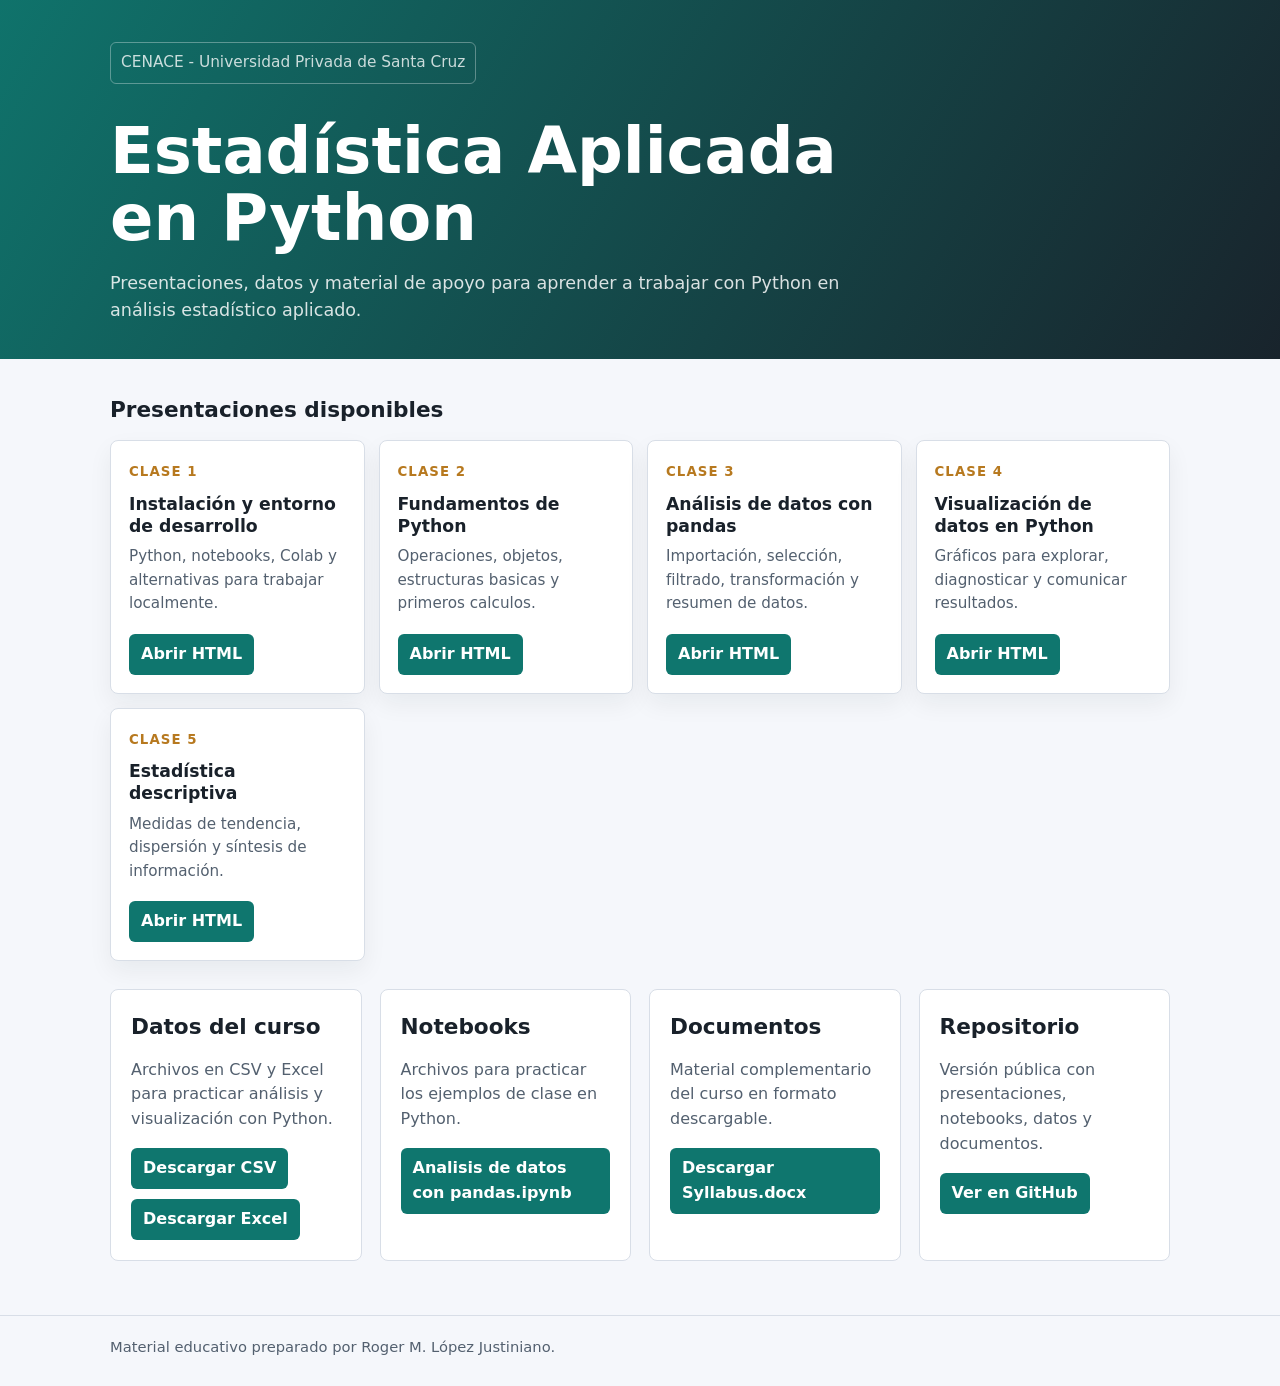
<file: index.html>
<!doctype html>
<html lang="es">
  <head>
    <meta charset="utf-8">
    <meta name="viewport" content="width=device-width, initial-scale=1">
    <title>Estadística Aplicada en Python</title>
    <style>
      :root {
        color-scheme: light;
        --ink: #19212a;
        --muted: #53606f;
        --line: #d8dee7;
        --paper: #ffffff;
        --soft: #f5f7fb;
        --accent: #0f766e;
        --accent-dark: #134e4a;
        --gold: #b7791f;
      }

      * {
        box-sizing: border-box;
      }

      body {
        margin: 0;
        font-family:
          Inter, ui-sans-serif, system-ui, -apple-system, BlinkMacSystemFont,
          "Segoe UI", sans-serif;
        color: var(--ink);
        background: var(--soft);
        line-height: 1.55;
      }

      a {
        color: var(--accent-dark);
        text-decoration-thickness: 0.08em;
        text-underline-offset: 0.18em;
      }

      header {
        background:
          linear-gradient(120deg, rgba(15, 118, 110, 0.92), rgba(25, 33, 42, 0.94)),
          var(--accent-dark);
        color: white;
        padding: 42px 22px 34px;
      }

      .wrap {
        width: min(1060px, calc(100% - 36px));
        margin: 0 auto;
      }

      .brand {
        margin-bottom: 34px;
      }

      .brand span {
        display: inline-block;
        border: 1px solid rgba(255, 255, 255, 0.32);
        border-radius: 6px;
        padding: 8px 10px;
        color: rgba(255, 255, 255, 0.78);
        font-size: 0.96rem;
      }

      h1 {
        max-width: 820px;
        margin: 0;
        font-size: clamp(2rem, 5vw, 4rem);
        line-height: 1.05;
        letter-spacing: 0;
      }

      .intro {
        max-width: 760px;
        margin: 18px 0 0;
        color: rgba(255, 255, 255, 0.84);
        font-size: 1.1rem;
      }

      main {
        padding: 34px 0 54px;
      }

      .section-title {
        margin: 0 0 14px;
        font-size: 1.35rem;
      }

      .grid {
        display: grid;
        grid-template-columns: repeat(4, minmax(0, 1fr));
        gap: 14px;
      }

      .lecture {
        min-height: 220px;
        display: flex;
        flex-direction: column;
        justify-content: space-between;
        background: var(--paper);
        border: 1px solid var(--line);
        border-radius: 8px;
        padding: 18px;
        box-shadow: 0 10px 24px rgba(25, 33, 42, 0.06);
      }

      .lecture small {
        color: var(--gold);
        font-weight: 700;
        text-transform: uppercase;
        letter-spacing: 0.08em;
      }

      .lecture h2 {
        margin: 10px 0 8px;
        font-size: 1.08rem;
        line-height: 1.25;
        letter-spacing: 0;
      }

      .lecture p {
        margin: 0 0 18px;
        color: var(--muted);
        font-size: 0.95rem;
      }

      .lecture a,
      .resource a {
        display: inline-flex;
        align-items: center;
        width: fit-content;
        min-height: 40px;
        border-radius: 6px;
        padding: 8px 12px;
        background: var(--accent);
        color: white;
        font-weight: 700;
        text-decoration: none;
      }

      .resource-band {
        display: grid;
        grid-template-columns: repeat(4, minmax(0, 1fr));
        gap: 18px;
        margin-top: 28px;
      }

      .resource {
        background: var(--paper);
        border: 1px solid var(--line);
        border-radius: 8px;
        padding: 20px;
      }

      .resource p {
        margin: 6px 0 16px;
        color: var(--muted);
      }

      .links {
        display: flex;
        flex-wrap: wrap;
        gap: 10px;
      }

      footer {
        border-top: 1px solid var(--line);
        padding: 20px 0 28px;
        color: var(--muted);
        font-size: 0.92rem;
      }

      @media (max-width: 900px) {
        .grid {
          grid-template-columns: 1fr 1fr;
        }

        .resource-band {
          grid-template-columns: 1fr;
        }
      }

      @media (max-width: 620px) {
        header {
          padding-top: 28px;
        }

        .grid,
        .resource-band {
          grid-template-columns: 1fr;
        }

        .lecture {
          min-height: 0;
        }
      }
    </style>
  </head>
  <body>
    <header>
      <div class="wrap">
        <div class="brand">
          <span>CENACE - Universidad Privada de Santa Cruz</span>
        </div>
        <h1>Estadística Aplicada en Python</h1>
        <p class="intro">
          Presentaciones, datos y material de apoyo para aprender a trabajar con
          Python en análisis estadístico aplicado.
        </p>
      </div>
    </header>

    <main>
      <div class="wrap">
        <h2 class="section-title">Presentaciones disponibles</h2>
        <section class="grid" aria-label="Presentaciones del curso">
          <article class="lecture">
            <div>
              <small>Clase 1</small>
              <h2>Instalación y entorno de desarrollo</h2>
              <p>Python, notebooks, Colab y alternativas para trabajar localmente.</p>
            </div>
            <a href="slides/01_Instalacion/lecture_01_Python_Instalacion.html">Abrir HTML</a>
          </article>

          <article class="lecture">
            <div>
              <small>Clase 2</small>
              <h2>Fundamentos de Python</h2>
              <p>Operaciones, objetos, estructuras basicas y primeros calculos.</p>
            </div>
            <a href="slides/02_fundamentos_python/lecture_02_fundamentos_python.html">Abrir HTML</a>
          </article>

          <article class="lecture">
            <div>
              <small>Clase 3</small>
              <h2>Análisis de datos con pandas</h2>
              <p>Importación, selección, filtrado, transformación y resumen de datos.</p>
            </div>
            <a href="slides/03_analisis_python/lecture_03_analisis-python.html">Abrir HTML</a>
          </article>

          <article class="lecture">
            <div>
              <small>Clase 4</small>
              <h2>Visualización de datos en Python</h2>
              <p>Gráficos para explorar, diagnosticar y comunicar resultados.</p>
            </div>
            <a href="slides/04_dataviz/lecture_04_visualizacion.html">Abrir HTML</a>
          </article>

          <article class="lecture">
            <div>
              <small>Clase 5</small>
              <h2>Estadística descriptiva</h2>
              <p>Medidas de tendencia, dispersión y síntesis de información.</p>
            </div>
            <a href="slides/05_estadistica_descriptiva/lecture_05_estadistica_descriptiva.html">Abrir HTML</a>
          </article>
        </section>

        <section class="resource-band" aria-label="Recursos del curso">
          <div class="resource">
            <h2 class="section-title">Datos del curso</h2>
            <p>
              Archivos en CSV y Excel para practicar análisis y visualización
              con Python.
            </p>
            <div class="links">
              <a href="data/raw/Data_FMI.csv">Descargar CSV</a>
              <a href="data/raw/Data_FMI.xlsx">Descargar Excel</a>
            </div>
          </div>

          <div class="resource">
            <h2 class="section-title">Notebooks</h2>
            <p>
              Archivos para practicar los ejemplos de clase en Python.
            </p>
            <a href="notebooks/03_analisis_datos_pandas_notebook.ipynb">Analisis de datos con pandas.ipynb</a>
          </div>

          <div class="resource">
            <h2 class="section-title">Documentos</h2>
            <p>
              Material complementario del curso en formato descargable.
            </p>
            <a href="docs/Estadistica-Python_CENACE.docx">Descargar Syllabus.docx</a>
          </div>

          <div class="resource">
            <h2 class="section-title">Repositorio</h2>
            <p>
              Versión pública con presentaciones, notebooks, datos y documentos.
            </p>
            <a href="https://github.com/rogerlop/estadistica-python">Ver en GitHub</a>
          </div>
        </section>
      </div>
    </main>

    <footer>
      <div class="wrap">
        Material educativo preparado por Roger M. López Justiniano.
      </div>
    </footer>
  </body>
</html>
</file>
